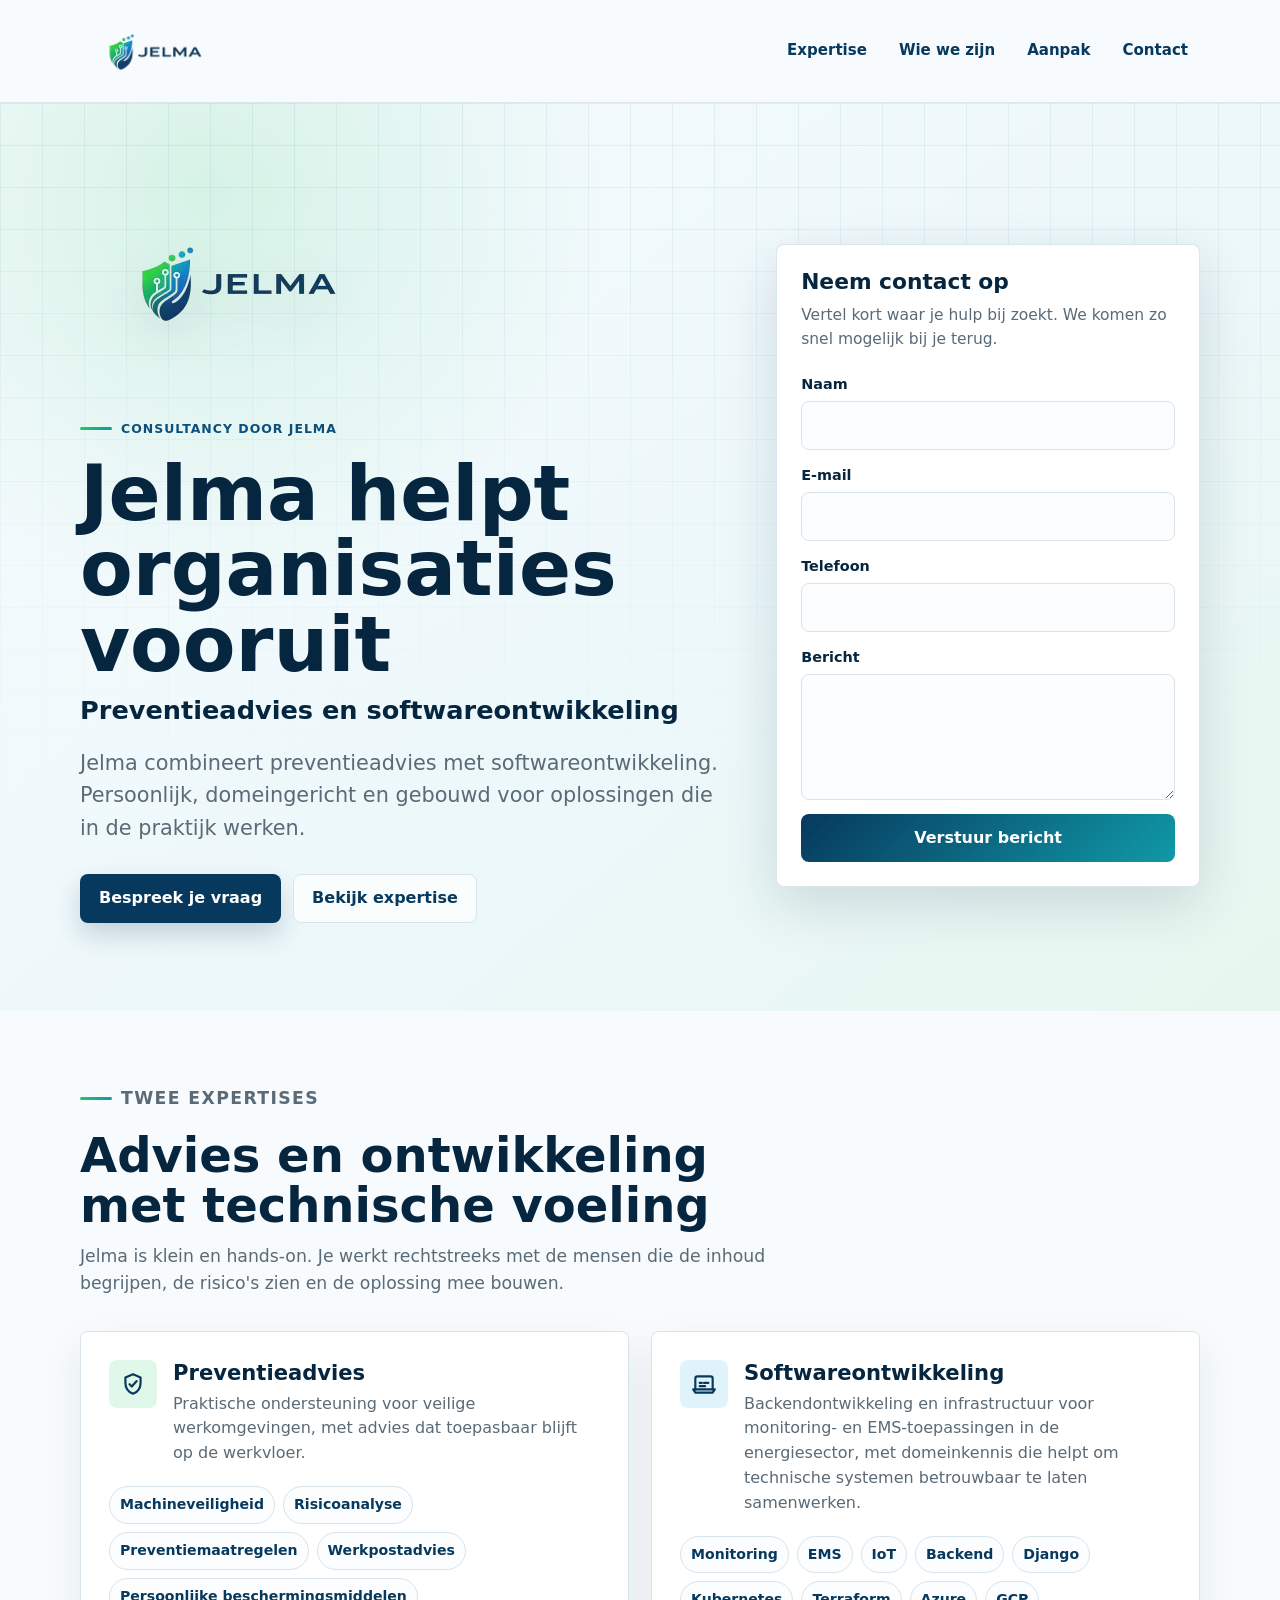
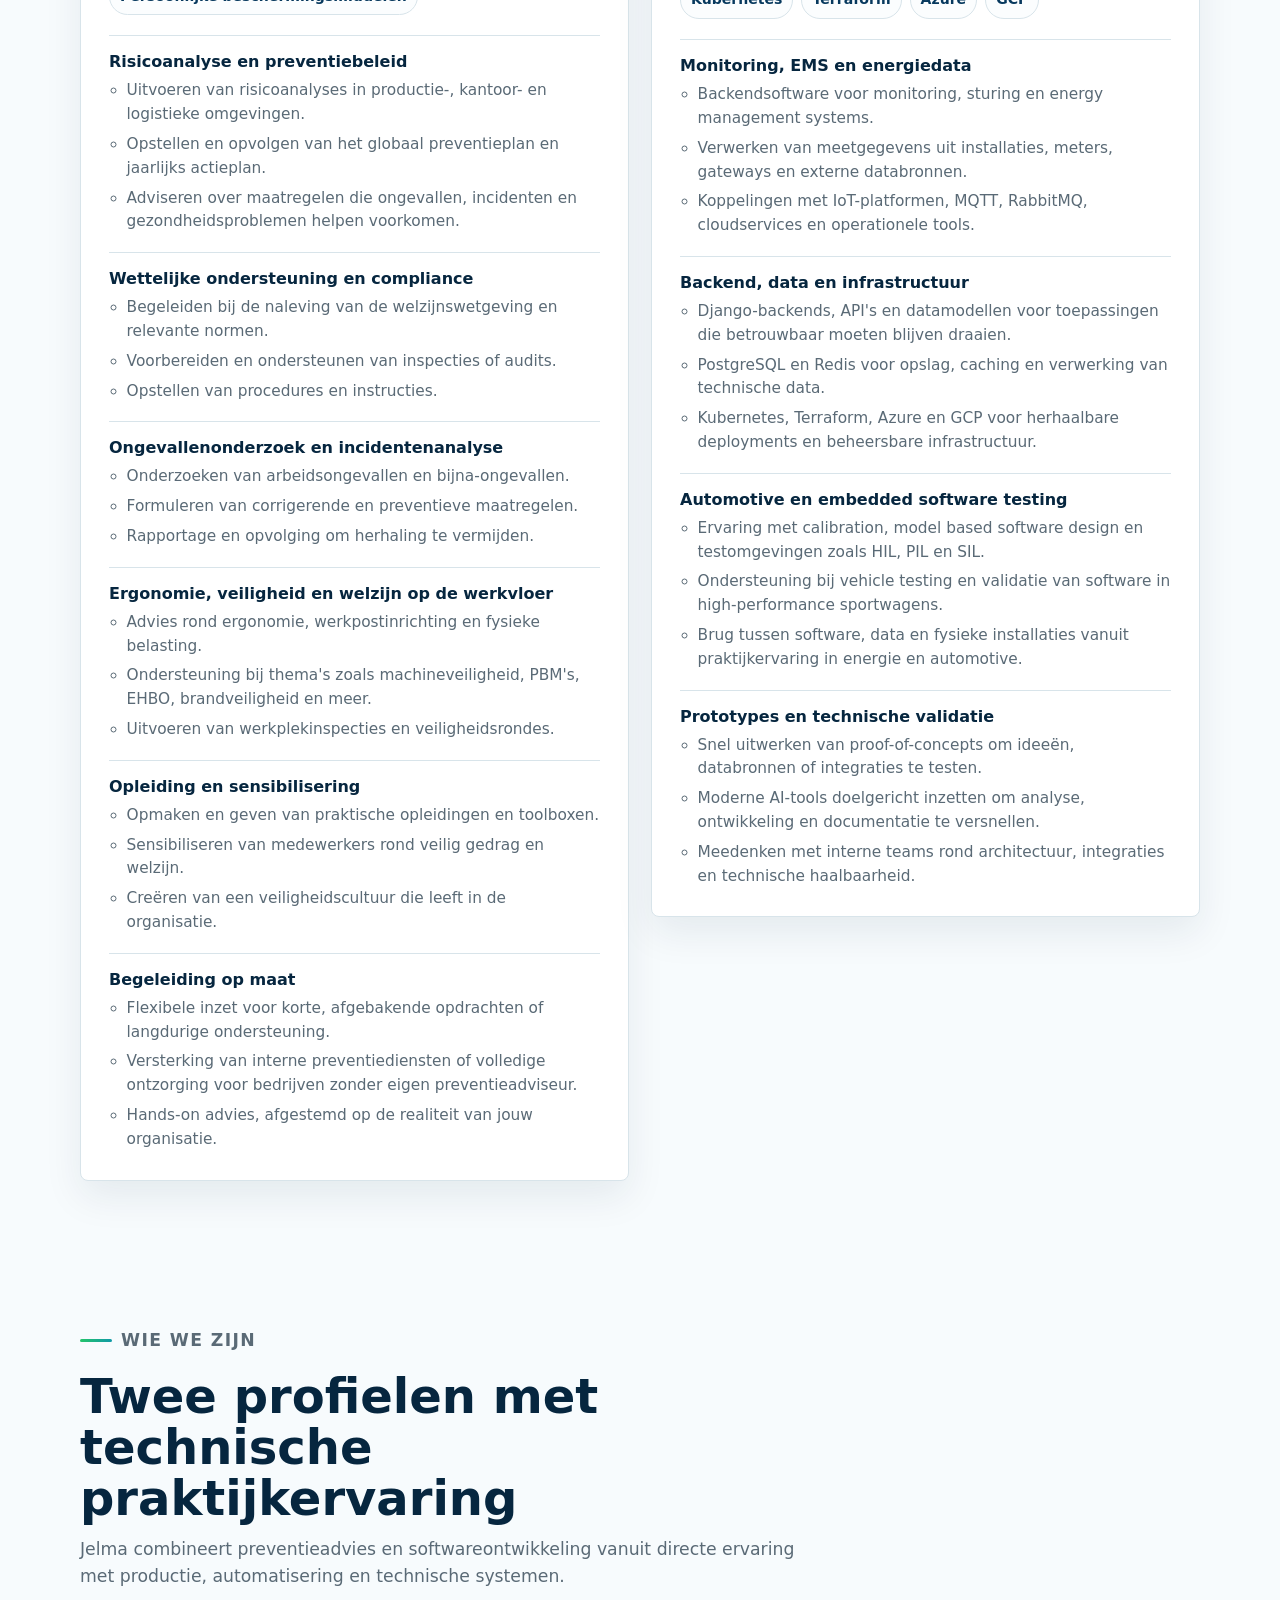
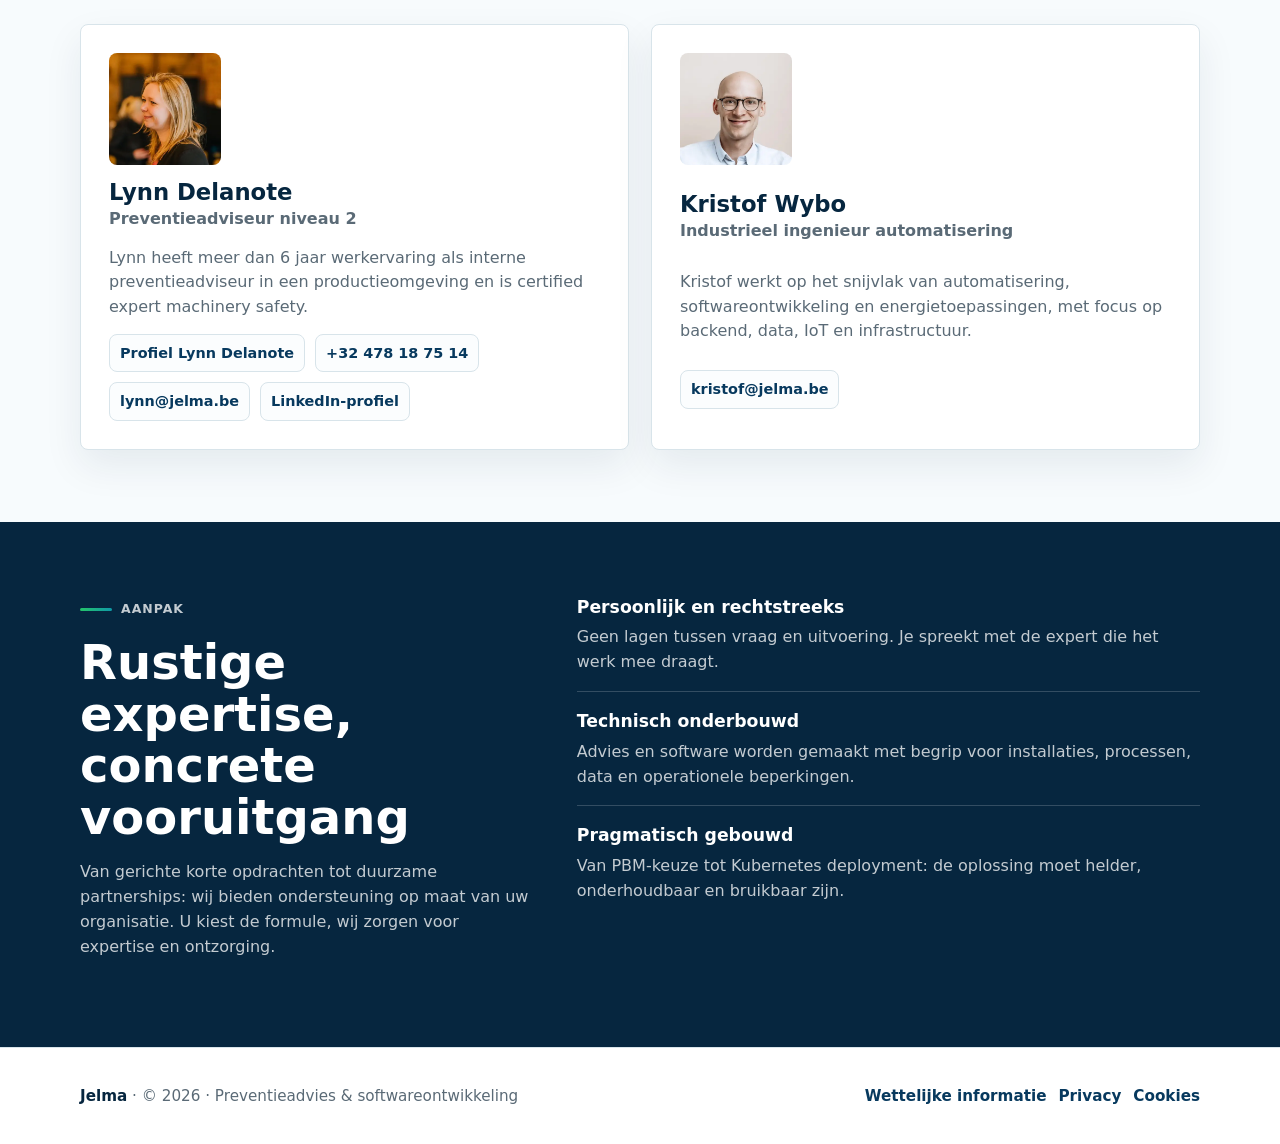
<file: index.html>
<!doctype html>
<html lang="nl">
<head>
    <meta charset="utf-8"/>
    <meta name="viewport" content="width=device-width, initial-scale=1"/>
    <meta
            name="description"
            content="Jelma combineert preventieadvies met softwareontwikkeling."
    />
    <link rel="canonical" href="https://jelma.be/"/>
    <link rel="alternate" hreflang="nl-BE" href="https://jelma.be/"/>
    <meta property="og:type" content="website"/>
    <meta property="og:url" content="https://jelma.be/"/>
    <meta
            property="og:title"
            content="Jelma | Preventieadvies &amp; softwareontwikkeling voor energie"
    />
    <meta
            property="og:description"
            content="Jelma combineert preventieadvies met softwareontwikkeling. Persoonlijk, domeingericht en gebouwd voor oplossingen die in de praktijk werken."
    />
    <meta property="og:image" content="https://jelma.be/logo-640.webp"/>
    <meta property="og:locale" content="nl_BE"/>
    <meta property="og:site_name" content="Jelma"/>
    <title>Jelma | Preventieadvies &amp; software voor energie</title>
    <link
            rel="icon"
            type="image/png"
            href="/favicon/favicon-96x96.png"
            sizes="96x96"
    />
    <link rel="icon" type="image/svg+xml" href="/favicon/favicon.svg"/>
    <link rel="shortcut icon" href="/favicon/favicon.ico"/>
    <link
            rel="apple-touch-icon"
            sizes="180x180"
            href="/favicon/apple-touch-icon.png"
    />
    <link rel="manifest" href="/favicon/site.webmanifest"/>
    <link rel="stylesheet" href="styles.css"/>
    <script type="application/ld+json">
        {
            "@context": "https://schema.org",
            "@type": "Organization",
            "@id": "https://jelma.be/#organization",
            "name": "Jelma",
            "legalName": "Jelma BV",
            "url": "https://jelma.be/",
            "logo": "https://jelma.be/logo-640.webp",
            "description": "Jelma combineert preventieadvies rond PBM's en machineveiligheid met softwareontwikkeling voor de energiesector.",
            "email": "info@jelma.be",
            "vatID": "BE0784.371.197",
            "taxID": "0784.371.197",
            "address": {
                "@type": "PostalAddress",
                "streetAddress": "Oude Wijnendalestraat 26",
                "postalCode": "8820",
                "addressLocality": "Torhout",
                "addressCountry": "BE"
            },
            "contactPoint": [
                {
                    "@type": "ContactPoint",
                    "contactType": "customer support",
                    "email": "info@jelma.be",
                    "availableLanguage": [
                        "nl",
                        "en"
                    ]
                }
            ],
            "founder": [
                {
                    "@id": "https://jelma.be/#lynn-delanote"
                },
                {
                    "@id": "https://jelma.be/#kristof-wybo"
                }
            ],
            "member": [
                {
                    "@type": "Person",
                    "@id": "https://jelma.be/#lynn-delanote",
                    "name": "Lynn Delanote",
                    "url": "https://jelma.be/lynn-delanote.html",
                    "image": "https://jelma.be/lynn-delanote.webp",
                    "jobTitle": "Preventieadviseur niveau 2",
                    "worksFor": {
                        "@id": "https://jelma.be/#organization"
                    },
                    "telephone": "+32478187514",
                    "email": "lynn@jelma.be",
                    "sameAs": [
                        "https://www.linkedin.com/in/lynn-delanote-45355689/"
                    ]
                },
                {
                    "@type": "Person",
                    "@id": "https://jelma.be/#kristof-wybo",
                    "name": "Kristof Wybo",
                    "jobTitle": "Industrieel ingenieur automatisering",
                    "worksFor": {
                        "@id": "https://jelma.be/#organization"
                    },
                    "image": "https://jelma.be/kristof-wybo.webp",
                    "email": "kristof@jelma.be"
                }
            ]
        }
    </script>
</head>
<body>
<header class="site-header">
    <nav class="nav" aria-label="Hoofdnavigatie">
        <a class="brand" href="#top" aria-label="Jelma startpagina">
            <picture>
                <source
                        srcset="logo-320.webp 320w, logo-640.webp 640w"
                        sizes="(max-width: 880px) 128px, 152px"
                        type="image/webp"
                />
                <img
                        src="logo.png"
                        width="152"
                        height="102"
                        alt="Jelma"
                />
            </picture>
        </a>
        <div class="nav-links">
            <a href="#expertise">Expertise</a>
            <a href="#wie-we-zijn">Wie we zijn</a>
            <a href="#aanpak">Aanpak</a>
            <a href="#contact">Contact</a>
        </div>
    </nav>
</header>

<main id="top">
    <section class="hero">
        <div class="page-section hero-grid">
            <div>
                <picture>
                    <source
                            srcset="logo-320.webp 320w, logo-640.webp 640w"
                            sizes="(max-width: 560px) 72vw, 320px"
                            type="image/webp"
                    />
                    <img
                            class="hero-logo"
                            src="logo.png"
                            width="320"
                            height="213"
                            alt="Jelma"
                    />
                </picture>
                <p class="eyebrow">Consultancy door Jelma</p>
                <p class="display-title">
                    Jelma helpt organisaties vooruit
                </p>
                <h1>Preventieadvies en softwareontwikkeling</h1>
                <p class="lead">
                    Jelma combineert preventieadvies met
                    softwareontwikkeling. Persoonlijk, domeingericht en
                    gebouwd voor oplossingen die in de praktijk werken.
                </p>
                <div class="hero-actions">
                    <a class="button button-primary" href="#contact"
                    >Bespreek je vraag</a
                    >
                    <a class="button button-secondary" href="#expertise"
                    >Bekijk expertise</a
                    >
                </div>
            </div>

            <aside
                    class="contact-panel"
                    id="contact"
                    aria-labelledby="contact-title"
            >
                <header>
                    <h2 id="contact-title">Neem contact op</h2>
                    <p>
                        Vertel kort waar je hulp bij zoekt. We komen zo
                        snel mogelijk bij je terug.
                    </p>
                </header>
                <form class="contact-form" id="contact-form">
                    <div class="field">
                        <label for="name">Naam</label>
                        <input
                                id="name"
                                name="name"
                                autocomplete="name"
                        />
                    </div>
                    <div class="field">
                        <label for="email">E-mail</label>
                        <input
                                id="email"
                                name="email"
                                type="email"
                                autocomplete="email"
                        />
                    </div>
                    <div class="field">
                        <label for="phone">Telefoon</label>
                        <input
                                id="phone"
                                name="phone"
                                type="tel"
                                autocomplete="tel"
                        />
                    </div>
                    <div class="field">
                        <label for="message">Bericht</label>
                        <textarea
                                id="message"
                                name="message"
                        ></textarea>
                    </div>
                    <p
                            class="form-message"
                            id="form-message"
                            role="status"
                            aria-live="polite"
                    ></p>
                    <button class="submit-button" type="submit">
                        Verstuur bericht
                    </button>
                </form>
            </aside>
        </div>
    </section>

    <section class="section" id="expertise">
        <div class="page-section">
            <div class="section-header">
                <p class="eyebrow">Twee expertises</p>
                <h2>Advies en ontwikkeling met technische voeling</h2>
                <p>
                    Jelma is klein en hands-on. Je werkt rechtstreeks
                    met de mensen die de inhoud begrijpen, de risico's
                    zien en de oplossing mee bouwen.
                </p>
            </div>

            <div class="expertise-grid">
                <article class="expertise">
                    <div class="expertise-top">
                        <div class="icon-box" aria-hidden="true">
                            <svg
                                    width="26"
                                    height="26"
                                    viewBox="0 0 24 24"
                                    fill="none"
                            >
                                <path
                                        d="M12 3l7 3v5c0 4.6-2.8 8.4-7 10-4.2-1.6-7-5.4-7-10V6l7-3z"
                                        stroke="currentColor"
                                        stroke-width="2"
                                        stroke-linejoin="round"
                                />
                                <path
                                        d="M8.8 12.2l2.1 2.1 4.5-5"
                                        stroke="currentColor"
                                        stroke-width="2"
                                        stroke-linecap="round"
                                        stroke-linejoin="round"
                                />
                            </svg>
                        </div>
                        <div>
                            <h3>Preventieadvies</h3>
                            <p>
                                Praktische ondersteuning voor veilige
                                werkomgevingen, met advies dat
                                toepasbaar blijft op de werkvloer.
                            </p>
                        </div>
                    </div>
                    <ul
                            class="tags"
                            aria-label="Preventieadvies diensten"
                    >
                        <li>Machineveiligheid</li>
                        <li>Risicoanalyse</li>
                        <li>Preventiemaatregelen</li>
                        <li>Werkpostadvies</li>
                        <li>Persoonlijke beschermingsmiddelen</li>
                    </ul>

                    <ul
                            class="service-list"
                            aria-label="Preventieadvies in de praktijk"
                    >
                        <li>
                            <h4>Risicoanalyse en preventiebeleid</h4>
                            <ul>
                                <li>
                                    Uitvoeren van risicoanalyses in
                                    productie-, kantoor- en logistieke
                                    omgevingen.
                                </li>
                                <li>
                                    Opstellen en opvolgen van het
                                    globaal preventieplan en jaarlijks
                                    actieplan.
                                </li>
                                <li>
                                    Adviseren over maatregelen die
                                    ongevallen, incidenten en
                                    gezondheidsproblemen helpen
                                    voorkomen.
                                </li>
                            </ul>
                        </li>
                        <li>
                            <h4>
                                Wettelijke ondersteuning en compliance
                            </h4>
                            <ul>
                                <li>
                                    Begeleiden bij de naleving van de
                                    welzijnswetgeving en relevante
                                    normen.
                                </li>
                                <li>
                                    Voorbereiden en ondersteunen van
                                    inspecties of audits.
                                </li>
                                <li>
                                    Opstellen van procedures en
                                    instructies.
                                </li>
                            </ul>
                        </li>
                        <li>
                            <h4>
                                Ongevallenonderzoek en incidentenanalyse
                            </h4>
                            <ul>
                                <li>
                                    Onderzoeken van arbeidsongevallen en
                                    bijna-ongevallen.
                                </li>
                                <li>
                                    Formuleren van corrigerende en
                                    preventieve maatregelen.
                                </li>
                                <li>
                                    Rapportage en opvolging om herhaling
                                    te vermijden.
                                </li>
                            </ul>
                        </li>
                        <li>
                            <h4>
                                Ergonomie, veiligheid en welzijn op de
                                werkvloer
                            </h4>
                            <ul>
                                <li>
                                    Advies rond ergonomie,
                                    werkpostinrichting en fysieke
                                    belasting.
                                </li>
                                <li>
                                    Ondersteuning bij thema's zoals
                                    machineveiligheid, PBM's, EHBO,
                                    brandveiligheid en meer.
                                </li>
                                <li>
                                    Uitvoeren van werkplekinspecties en
                                    veiligheidsrondes.
                                </li>
                            </ul>
                        </li>
                        <li>
                            <h4>Opleiding en sensibilisering</h4>
                            <ul>
                                <li>
                                    Opmaken en geven van praktische
                                    opleidingen en toolboxen.
                                </li>
                                <li>
                                    Sensibiliseren van medewerkers rond
                                    veilig gedrag en welzijn.
                                </li>
                                <li>
                                    Creëren van een veiligheidscultuur
                                    die leeft in de organisatie.
                                </li>
                            </ul>
                        </li>
                        <li>
                            <h4>Begeleiding op maat</h4>
                            <ul>
                                <li>
                                    Flexibele inzet voor korte,
                                    afgebakende opdrachten of langdurige
                                    ondersteuning.
                                </li>
                                <li>
                                    Versterking van interne
                                    preventiediensten of volledige
                                    ontzorging voor bedrijven zonder
                                    eigen preventieadviseur.
                                </li>
                                <li>
                                    Hands-on advies, afgestemd op de
                                    realiteit van jouw organisatie.
                                </li>
                            </ul>
                        </li>
                    </ul>
                </article>

                <article class="expertise">
                    <div class="expertise-top">
                        <div class="icon-box" aria-hidden="true">
                            <svg
                                    width="26"
                                    height="26"
                                    viewBox="0 0 24 24"
                                    fill="none"
                            >
                                <path
                                        d="M4 17V7a2 2 0 0 1 2-2h12a2 2 0 0 1 2 2v10"
                                        stroke="currentColor"
                                        stroke-width="2"
                                        stroke-linecap="round"
                                />
                                <path
                                        d="M2 17h20l-2 3H4l-2-3z"
                                        stroke="currentColor"
                                        stroke-width="2"
                                        stroke-linejoin="round"
                                />
                                <path
                                        d="M8 11h2m2 0h4M8 14h5"
                                        stroke="currentColor"
                                        stroke-width="2"
                                        stroke-linecap="round"
                                />
                            </svg>
                        </div>
                        <div>
                            <h3>Softwareontwikkeling</h3>
                            <p>
                                Backendontwikkeling en infrastructuur
                                voor monitoring- en EMS-toepassingen in
                                de energiesector, met domeinkennis die
                                helpt om technische systemen betrouwbaar
                                te laten samenwerken.
                            </p>
                        </div>
                    </div>
                    <ul class="tags" aria-label="Software diensten">
                        <li>Monitoring</li>
                        <li>EMS</li>
                        <li>IoT</li>
                        <li>Backend</li>
                        <li>Django</li>
                        <li>Kubernetes</li>
                        <li>Terraform</li>
                        <li>Azure</li>
                        <li>GCP</li>
                    </ul>

                    <ul
                            class="service-list"
                            aria-label="Softwareontwikkeling in de praktijk"
                    >
                        <li>
                            <h4>Monitoring, EMS en energiedata</h4>
                            <ul>
                                <li>
                                    Backendsoftware voor monitoring,
                                    sturing en energy management
                                    systems.
                                </li>
                                <li>
                                    Verwerken van meetgegevens uit
                                    installaties, meters, gateways en
                                    externe databronnen.
                                </li>
                                <li>
                                    Koppelingen met IoT-platformen,
                                    MQTT, RabbitMQ, cloudservices en
                                    operationele tools.
                                </li>
                            </ul>
                        </li>
                        <li>
                            <h4>Backend, data en infrastructuur</h4>
                            <ul>
                                <li>
                                    Django-backends, API's en
                                    datamodellen voor toepassingen die
                                    betrouwbaar moeten blijven draaien.
                                </li>
                                <li>
                                    PostgreSQL en Redis voor opslag,
                                    caching en verwerking van technische
                                    data.
                                </li>
                                <li>
                                    Kubernetes, Terraform, Azure en GCP
                                    voor herhaalbare deployments en
                                    beheersbare infrastructuur.
                                </li>
                            </ul>
                        </li>
                        <li>
                            <h4>
                                Automotive en embedded software testing
                            </h4>
                            <ul>
                                <li>
                                    Ervaring met calibration, model
                                    based software design en
                                    testomgevingen zoals HIL, PIL en
                                    SIL.
                                </li>
                                <li>
                                    Ondersteuning bij vehicle testing en
                                    validatie van software in
                                    high-performance sportwagens.
                                </li>
                                <li>
                                    Brug tussen software, data en
                                    fysieke installaties vanuit
                                    praktijkervaring in energie en
                                    automotive.
                                </li>
                            </ul>
                        </li>
                        <li>
                            <h4>Prototypes en technische validatie</h4>
                            <ul>
                                <li>
                                    Snel uitwerken van proof-of-concepts
                                    om ideeën, databronnen of
                                    integraties te testen.
                                </li>
                                <li>
                                    Moderne AI-tools doelgericht
                                    inzetten om analyse, ontwikkeling en
                                    documentatie te versnellen.
                                </li>
                                <li>
                                    Meedenken met interne teams rond
                                    architectuur, integraties en
                                    technische haalbaarheid.
                                </li>
                            </ul>
                        </li>
                    </ul>
                </article>
            </div>
        </div>
    </section>

    <section class="section" id="wie-we-zijn">
        <div class="page-section">
            <div class="section-header">
                <p class="eyebrow">Wie we zijn</p>
                <h2>Twee profielen met technische praktijkervaring</h2>
                <p>
                    Jelma combineert preventieadvies en
                    softwareontwikkeling vanuit directe ervaring met
                    productie, automatisering en technische systemen.
                </p>
            </div>

            <div class="people-grid">
                <article class="person">
                    <img
                            class="person-photo"
                            src="lynn-delanote.webp"
                            width="112"
                            height="112"
                            alt="Lynn Delanote"
                    />
                    <div>
                        <h3>Lynn Delanote</h3>
                        <p class="person-role">
                            Preventieadviseur niveau 2
                        </p>
                    </div>
                    <p>
                        Lynn heeft meer dan 6 jaar werkervaring als
                        interne preventieadviseur in een
                        productieomgeving en is certified expert
                        machinery safety.
                    </p>
                    <ul
                            class="person-contact"
                            aria-label="Links en contactgegevens Lynn Delanote"
                    >
                        <li>
                            <a href="lynn-delanote.html"
                            >Profiel Lynn Delanote</a
                            >
                        </li>
                        <li>
                            <a href="tel:+32478187514"
                            >+32 478 18 75 14</a
                            >
                        </li>
                        <li>
                            <a href="mailto:lynn@jelma.be"
                            >lynn@jelma.be</a
                            >
                        </li>
                        <li>
                            <a href="https://www.linkedin.com/in/lynn-delanote-45355689/"
                            >LinkedIn-profiel</a
                            >
                        </li>
                    </ul>
                </article>

                <article class="person">
                    <img
                            class="person-photo"
                            src="kristof-wybo.webp"
                            width="112"
                            height="112"
                            alt="Kristof Wybo"
                    />
                    <div>
                        <h3>Kristof Wybo</h3>
                        <p class="person-role">
                            Industrieel ingenieur automatisering
                        </p>
                    </div>
                    <p>
                        Kristof werkt op het snijvlak van
                        automatisering, softwareontwikkeling en
                        energietoepassingen, met focus op backend, data,
                        IoT en infrastructuur.
                    </p>
                    <ul
                            class="person-contact"
                            aria-label="Contactgegevens Kristof Wybo"
                    >
                        <li>
                            <a href="mailto:kristof@jelma.be"
                            >kristof@jelma.be</a
                            >
                        </li>
                    </ul>
                </article>
            </div>
        </div>
    </section>

    <section class="section why-band" id="aanpak">
        <div class="page-section why-grid">
            <div>
                <p class="eyebrow">Aanpak</p>
                <h2>Rustige expertise, concrete vooruitgang</h2>
                <p>
                    Van gerichte korte opdrachten tot duurzame
                    partnerships: wij bieden ondersteuning op maat van
                    uw organisatie. U kiest de formule, wij zorgen voor
                    expertise en ontzorging.
                </p>
            </div>
            <div class="principles">
                <article class="principle">
                    <h3>Persoonlijk en rechtstreeks</h3>
                    <p>
                        Geen lagen tussen vraag en uitvoering. Je
                        spreekt met de expert die het werk mee draagt.
                    </p>
                </article>
                <article class="principle">
                    <h3>Technisch onderbouwd</h3>
                    <p>
                        Advies en software worden gemaakt met begrip
                        voor installaties, processen, data en
                        operationele beperkingen.
                    </p>
                </article>
                <article class="principle">
                    <h3>Pragmatisch gebouwd</h3>
                    <p>
                        Van PBM-keuze tot Kubernetes deployment: de
                        oplossing moet helder, onderhoudbaar en
                        bruikbaar zijn.
                    </p>
                </article>
            </div>
        </div>
    </section>
</main>

<footer class="site-footer">
    <div class="footer-inner">
        <div>
            <strong>Jelma</strong> · © 2026 · Preventieadvies &amp;
            softwareontwikkeling
        </div>
        <div class="footer-links" aria-label="Juridische links">
            <a href="wettelijke-informatie.html"
            >Wettelijke informatie</a
            >
            <a href="privacy.html">Privacy</a>
            <a href="cookies.html">Cookies</a>
        </div>
    </div>
</footer>

<script src="contact.js" defer></script>
</body>
</html>
</file>
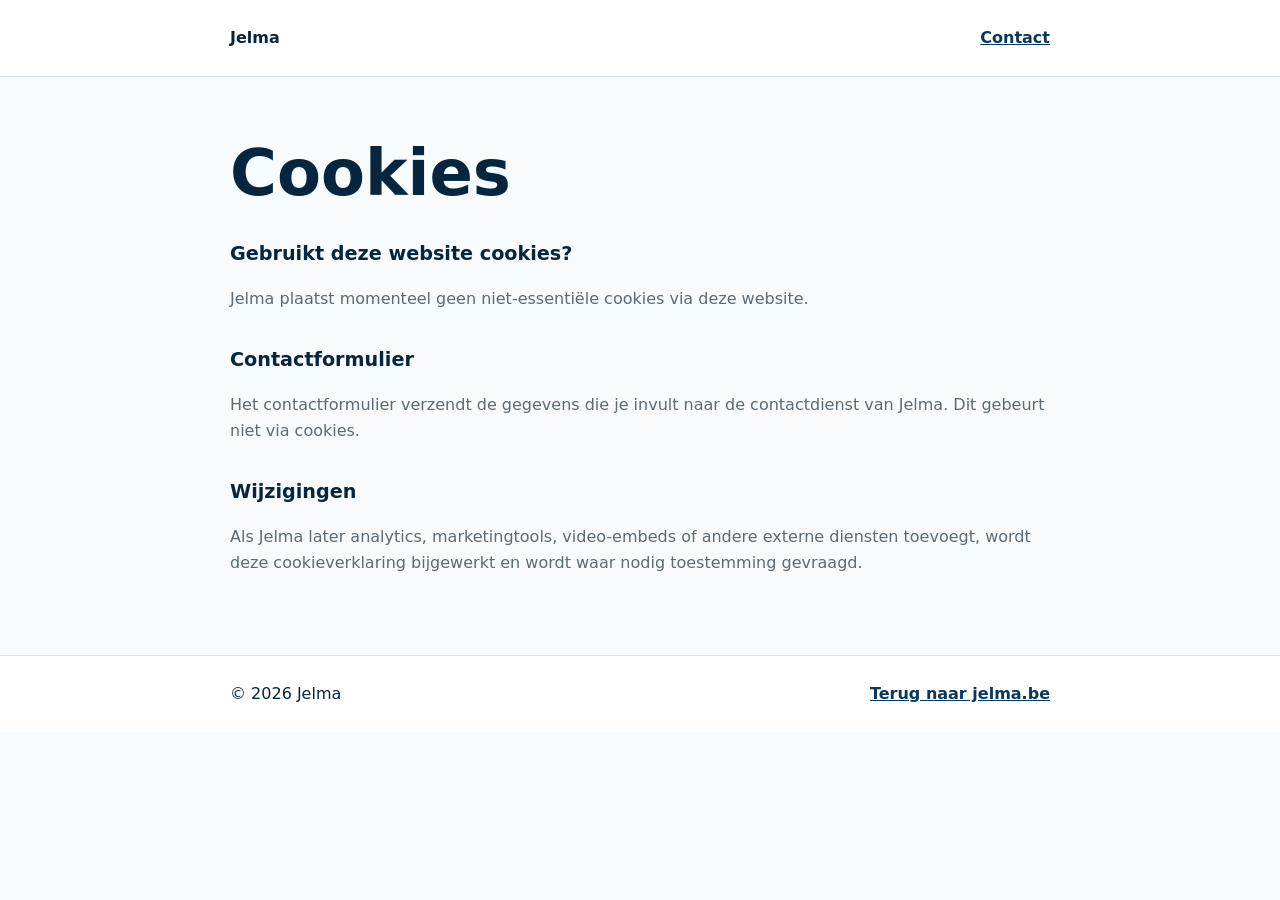
<file: cookies.html>
<!DOCTYPE html>
<html lang="nl">
<head>
  <meta charset="utf-8">
  <meta name="viewport" content="width=device-width, initial-scale=1">
  <meta name="description" content="Cookieverklaring voor jelma.be.">
  <link rel="canonical" href="https://jelma.be/cookies.html" />
  <link rel="alternate" hreflang="nl-BE" href="https://jelma.be/cookies.html" />
  <title>Cookies | Jelma</title>
  <link rel="icon" type="image/png" href="/favicon/favicon-96x96.png" sizes="96x96" />
  <link rel="icon" type="image/svg+xml" href="/favicon/favicon.svg" />
  <link rel="shortcut icon" href="/favicon/favicon.ico" />
  <link rel="apple-touch-icon" sizes="180x180" href="/favicon/apple-touch-icon.png" />
  <link rel="manifest" href="/favicon/site.webmanifest" />
  <link rel="stylesheet" href="legal.css">
</head>
<body>
  <header class="header">
    <div class="bar">
      <a class="brand" href="index.html">Jelma</a>
      <a href="index.html#contact">Contact</a>
    </div>
  </header>

  <main>
    <h1>Cookies</h1>
    <h2>Gebruikt deze website cookies?</h2>
    <p>Jelma plaatst momenteel geen niet-essentiële cookies via deze website.</p>

    <h2>Contactformulier</h2>
    <p>Het contactformulier verzendt de gegevens die je invult naar de contactdienst van Jelma. Dit gebeurt niet via cookies.</p>

    <h2>Wijzigingen</h2>
    <p>Als Jelma later analytics, marketingtools, video-embeds of andere externe diensten toevoegt, wordt deze cookieverklaring bijgewerkt en wordt waar nodig toestemming gevraagd.</p>
  </main>

  <footer class="footer">
    <div class="bar">
      <span>© 2026 Jelma</span>
      <a href="index.html">Terug naar jelma.be</a>
    </div>
  </footer>
</body>
</html>
</file>
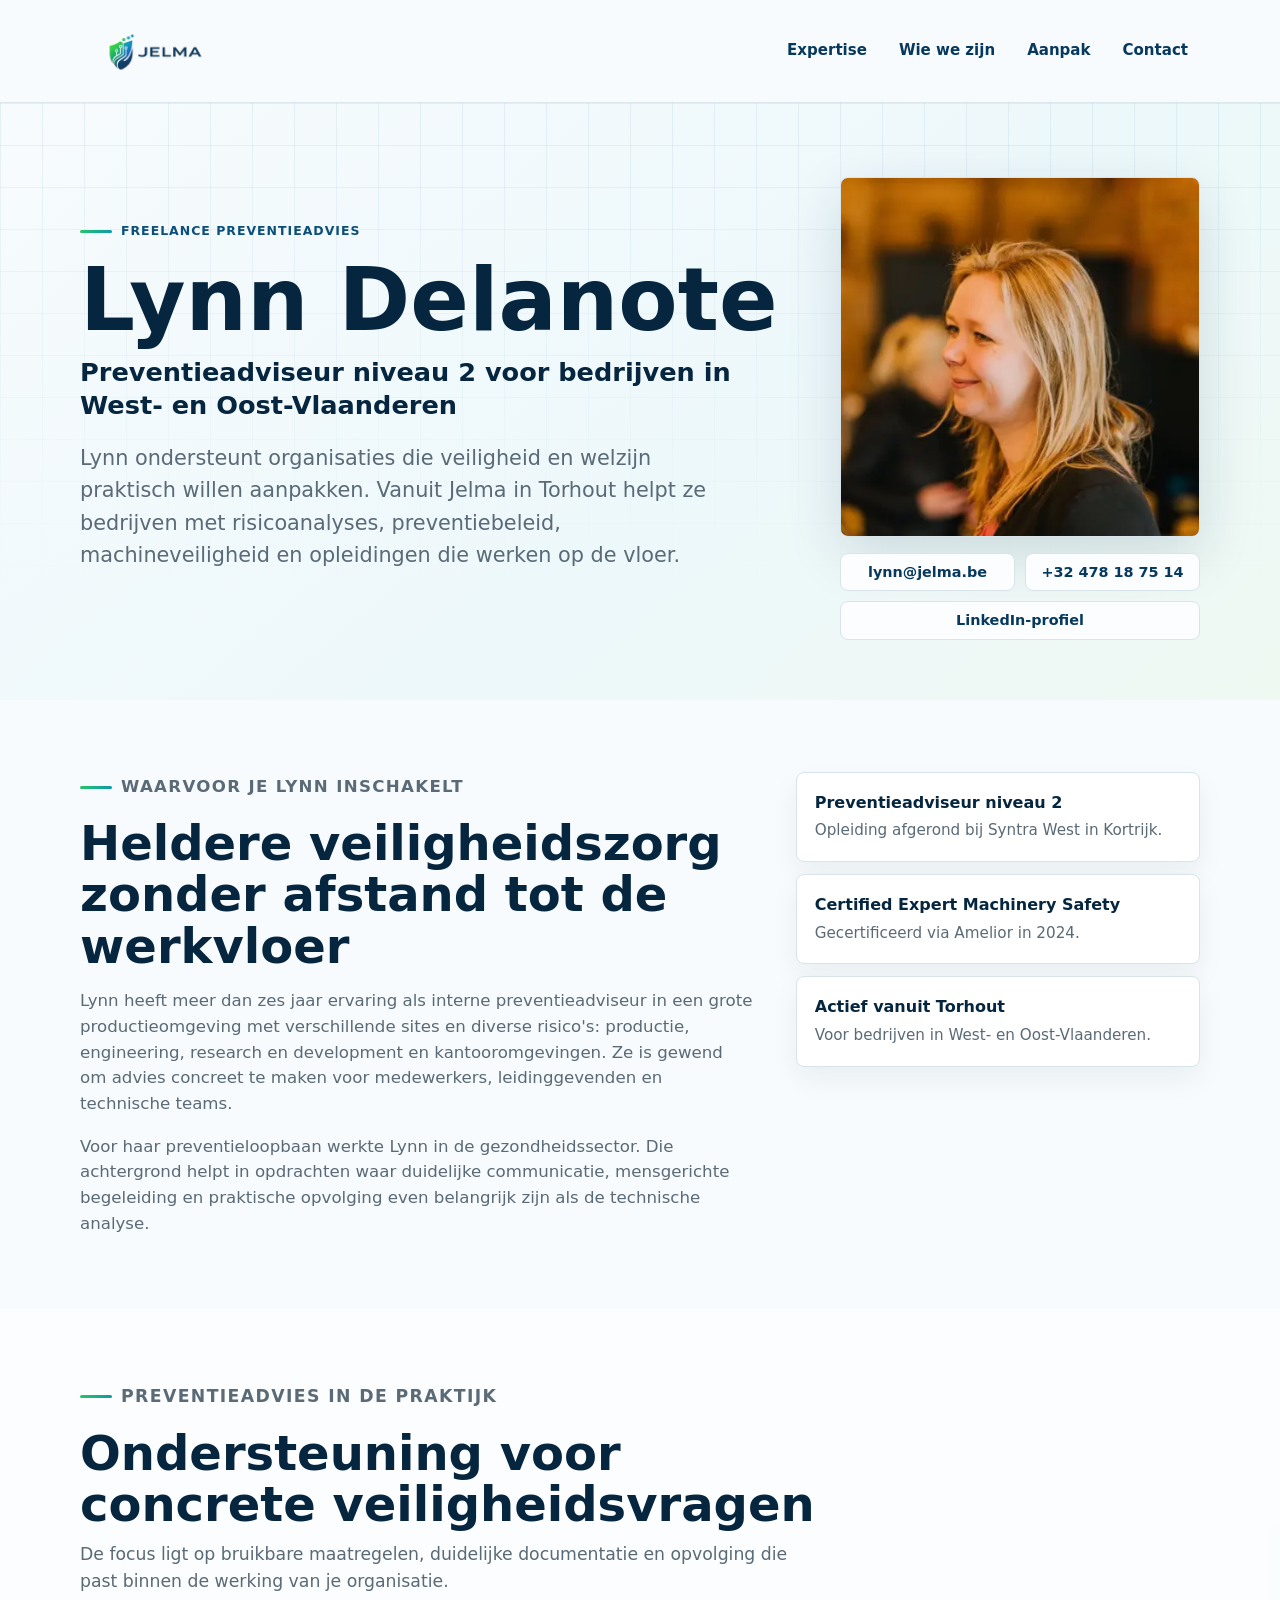
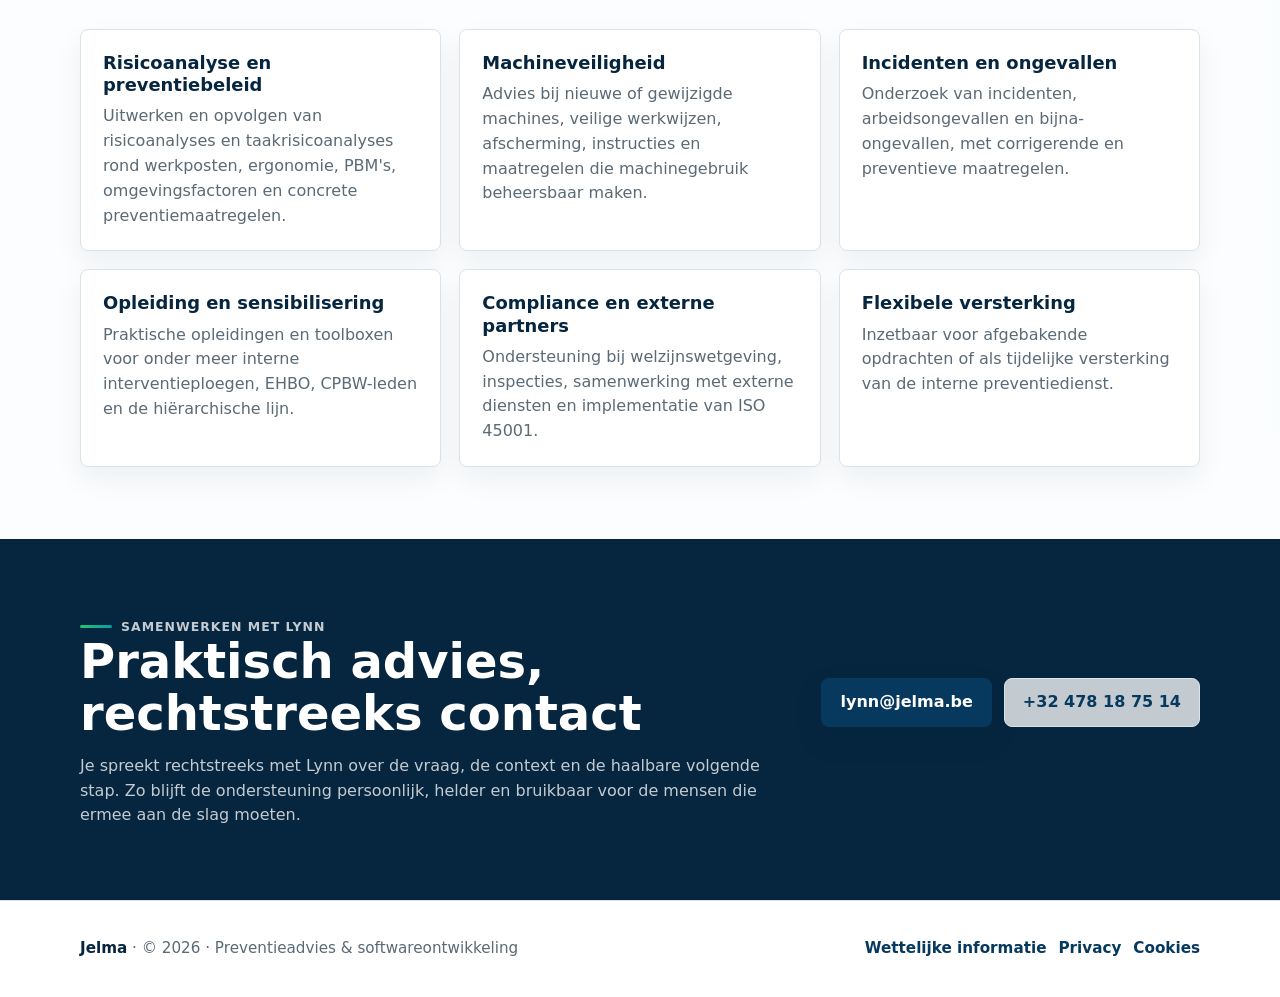
<file: lynn-delanote.html>
<!doctype html>
<html lang="nl">
<head>
    <meta charset="utf-8"/>
    <meta name="viewport" content="width=device-width, initial-scale=1"/>
    <meta
            name="description"
            content="Lynn Delanote is freelance preventieadviseur niveau 2 bij Jelma in Torhout. Praktisch preventieadvies voor bedrijven in West- en Oost-Vlaanderen."
    />
    <link rel="canonical" href="https://jelma.be/lynn-delanote.html"/>
    <link rel="alternate" hreflang="nl-BE" href="https://jelma.be/lynn-delanote.html"/>
    <meta property="og:type" content="profile"/>
    <meta property="og:url" content="https://jelma.be/lynn-delanote.html"/>
    <meta property="og:title" content="Lynn Delanote | Preventieadviseur niveau 2 | Jelma"/>
    <meta
            property="og:description"
            content="Freelance preventieadviseur niveau 2 voor risicoanalyses, machineveiligheid, PBM, opleidingen en preventiebeleid."
    />
    <meta property="og:image" content="https://jelma.be/lynn-delanote.webp"/>
    <meta property="og:locale" content="nl_BE"/>
    <meta property="og:site_name" content="Jelma"/>
    <meta property="profile:first_name" content="Lynn"/>
    <meta property="profile:last_name" content="Delanote"/>
    <title>Lynn Delanote | Preventieadviseur niveau 2 | Jelma</title>
    <link
            rel="icon"
            type="image/png"
            href="/favicon/favicon-96x96.png"
            sizes="96x96"
    />
    <link rel="icon" type="image/svg+xml" href="/favicon/favicon.svg"/>
    <link rel="shortcut icon" href="/favicon/favicon.ico"/>
    <link
            rel="apple-touch-icon"
            sizes="180x180"
            href="/favicon/apple-touch-icon.png"
    />
    <link rel="manifest" href="/favicon/site.webmanifest"/>
    <link rel="stylesheet" href="styles.css"/>
    <script type="application/ld+json">
        {
            "@context": "https://schema.org",
            "@graph": [
                {
                    "@type": "ProfilePage",
                    "@id": "https://jelma.be/lynn-delanote.html#webpage",
                    "url": "https://jelma.be/lynn-delanote.html",
                    "name": "Lynn Delanote | Preventieadviseur niveau 2 | Jelma",
                    "description": "Lynn Delanote is freelance preventieadviseur niveau 2 bij Jelma in Torhout. Ze ondersteunt bedrijven in West- en Oost-Vlaanderen met praktisch preventieadvies, risicoanalyses, machineveiligheid, opleidingen en preventiebeleid.",
                    "inLanguage": "nl-BE",
                    "isPartOf": {
                        "@id": "https://jelma.be/#website"
                    },
                    "publisher": {
                        "@id": "https://jelma.be/#organization"
                    },
                    "mainEntity": {
                        "@id": "https://jelma.be/lynn-delanote.html#lynn-delanote"
                    }
                },
                {
                    "@type": "Person",
                    "@id": "https://jelma.be/lynn-delanote.html#lynn-delanote",
                    "name": "Lynn Delanote",
                    "url": "https://jelma.be/lynn-delanote.html",
                    "image": "https://jelma.be/lynn-delanote.webp",
                    "jobTitle": "Freelance preventieadviseur niveau 2",
                    "email": "mailto:lynn@jelma.be",
                    "telephone": "+32478187514",
                    "sameAs": [
                        "https://www.linkedin.com/in/lynn-delanote-45355689/"
                    ],
                    "worksFor": {
                        "@id": "https://jelma.be/#organization"
                    },
                    "workLocation": {
                        "@type": "Place",
                        "name": "Jelma",
                        "address": {
                            "@type": "PostalAddress",
                            "addressLocality": "Torhout",
                            "addressRegion": "West-Vlaanderen",
                            "addressCountry": "BE"
                        }
                    },
                    "knowsAbout": [
                        "Preventieadvies",
                        "Risicoanalyse",
                        "Taakrisicoanalyse",
                        "Machineveiligheid",
                        "Persoonlijke beschermingsmiddelen",
                        "Ongevallenonderzoek",
                        "ISO 45001",
                        "Welzijn op het werk"
                    ]
                },
                {
                    "@type": "Organization",
                    "@id": "https://jelma.be/#organization",
                    "name": "Jelma",
                    "url": "https://jelma.be",
                    "logo": "https://jelma.be/logo-640.webp"
                },
                {
                    "@type": "WebSite",
                    "@id": "https://jelma.be/#website",
                    "url": "https://jelma.be",
                    "name": "Jelma",
                    "publisher": {
                        "@id": "https://jelma.be/#organization"
                    },
                    "inLanguage": "nl-BE"
                }
            ]
        }
    </script>
</head>
<body>
<header class="site-header">
    <nav class="nav" aria-label="Hoofdnavigatie">
        <a class="brand" href="index.html" aria-label="Jelma startpagina">
            <picture>
                <source
                        srcset="logo-320.webp 320w, logo-640.webp 640w"
                        sizes="(max-width: 880px) 128px, 152px"
                        type="image/webp"
                />
                <img
                        src="logo.png"
                        width="152"
                        height="102"
                        alt="Jelma"
                />
            </picture>
        </a>
        <div class="nav-links">
            <a href="index.html#expertise">Expertise</a>
            <a href="index.html#wie-we-zijn">Wie we zijn</a>
            <a href="index.html#aanpak">Aanpak</a>
            <a href="index.html#contact">Contact</a>
        </div>
    </nav>
</header>

<main id="top">
    <section class="profile-hero">
        <div class="page-section profile-hero-grid">
            <div>
                <p class="eyebrow">Freelance preventieadvies</p>
                <h1 class="profile-name">Lynn Delanote</h1>
                <p class="profile-subtitle">
                    Preventieadviseur niveau 2 voor bedrijven in
                    West- en Oost-Vlaanderen
                </p>
                <p class="lead">
                    Lynn ondersteunt organisaties die veiligheid en
                    welzijn praktisch willen aanpakken. Vanuit Jelma in
                    Torhout helpt ze bedrijven met risicoanalyses,
                    preventiebeleid, machineveiligheid en opleidingen
                    die werken op de vloer.
                </p>
            </div>

            <aside
                    class="profile-aside"
                    aria-label="Contactgegevens Lynn Delanote"
            >
                <img
                        class="profile-photo"
                        src="lynn-delanote.webp"
                        width="420"
                        height="420"
                        alt="Lynn Delanote"
                />
                <ul class="person-contact profile-contact">
                    <li>
                        <a href="mailto:lynn@jelma.be">lynn@jelma.be</a>
                    </li>
                    <li>
                        <a href="tel:+32478187514">+32 478 18 75 14</a>
                    </li>
                    <li>
                        <a href="https://www.linkedin.com/in/lynn-delanote-45355689/"
                        >LinkedIn-profiel</a
                        >
                    </li>
                </ul>
            </aside>
        </div>
    </section>

    <section class="section">
        <div class="page-section profile-content-grid">
            <div>
                <p class="eyebrow">Waarvoor je Lynn inschakelt</p>
                <h2>Heldere veiligheidszorg zonder afstand tot de werkvloer</h2>
                <p>
                    Lynn heeft meer dan zes jaar ervaring als interne
                    preventieadviseur in een grote productieomgeving met
                    verschillende sites en diverse risico's: productie,
                    engineering, research en development en
                    kantooromgevingen. Ze is gewend om advies concreet
                    te maken voor medewerkers, leidinggevenden en
                    technische teams.
                </p>
                <p>
                    Voor haar preventieloopbaan werkte Lynn in de
                    gezondheidssector. Die achtergrond helpt in opdrachten
                    waar duidelijke communicatie, mensgerichte begeleiding
                    en praktische opvolging even belangrijk zijn als de
                    technische analyse.
                </p>
            </div>

            <div class="profile-facts" aria-label="Kerngegevens">
                <article>
                    <strong>Preventieadviseur niveau 2</strong>
                    <span>Opleiding afgerond bij Syntra West in Kortrijk.</span>
                </article>
                <article>
                    <strong>Certified Expert Machinery Safety</strong>
                    <span>Gecertificeerd via Amelior in 2024.</span>
                </article>
                <article>
                    <strong>Actief vanuit Torhout</strong>
                    <span>Voor bedrijven in West- en Oost-Vlaanderen.</span>
                </article>
            </div>
        </div>
    </section>

    <section class="section profile-services-section">
        <div class="page-section">
            <div class="section-header">
                <p class="eyebrow">Preventieadvies in de praktijk</p>
                <h2>Ondersteuning voor concrete veiligheidsvragen</h2>
                <p>
                    De focus ligt op bruikbare maatregelen, duidelijke
                    documentatie en opvolging die past binnen de werking
                    van je organisatie.
                </p>
            </div>

            <div class="profile-service-grid">
                <article class="profile-service">
                    <h3>Risicoanalyse en preventiebeleid</h3>
                    <p>
                        Uitwerken en opvolgen van risicoanalyses en
                        taakrisicoanalyses rond werkposten, ergonomie,
                        PBM's, omgevingsfactoren en concrete
                        preventiemaatregelen.
                    </p>
                </article>
                <article class="profile-service">
                    <h3>Machineveiligheid</h3>
                    <p>
                        Advies bij nieuwe of gewijzigde machines,
                        veilige werkwijzen, afscherming, instructies en
                        maatregelen die machinegebruik beheersbaar maken.
                    </p>
                </article>
                <article class="profile-service">
                    <h3>Incidenten en ongevallen</h3>
                    <p>
                        Onderzoek van incidenten, arbeidsongevallen en
                        bijna-ongevallen, met corrigerende en preventieve
                        maatregelen.
                    </p>
                </article>
                <article class="profile-service">
                    <h3>Opleiding en sensibilisering</h3>
                    <p>
                        Praktische opleidingen en toolboxen voor onder
                        meer interne interventieploegen, EHBO,
                        CPBW-leden en de hiërarchische lijn.
                    </p>
                </article>
                <article class="profile-service">
                    <h3>Compliance en externe partners</h3>
                    <p>
                        Ondersteuning bij welzijnswetgeving,
                        inspecties, samenwerking met externe diensten en
                        implementatie van ISO 45001.
                    </p>
                </article>
                <article class="profile-service">
                    <h3>Flexibele versterking</h3>
                    <p>
                        Inzetbaar voor afgebakende opdrachten of als
                        tijdelijke versterking van de interne
                        preventiedienst.
                    </p>
                </article>
            </div>
        </div>
    </section>

    <section class="section why-band">
        <div class="page-section profile-cta">
            <div>
                <p class="eyebrow">Samenwerken met Lynn</p>
                <h2>Praktisch advies, rechtstreeks contact</h2>
                <p>
                    Je spreekt rechtstreeks met Lynn over de vraag, de
                    context en de haalbare volgende stap. Zo blijft de
                    ondersteuning persoonlijk, helder en bruikbaar voor
                    de mensen die ermee aan de slag moeten.
                </p>
            </div>
            <div class="hero-actions">
                <a class="button button-primary" href="mailto:lynn@jelma.be"
                >lynn@jelma.be</a
                >
                <a class="button button-secondary" href="tel:+32478187514"
                >+32 478 18 75 14</a
                >
            </div>
        </div>
    </section>
</main>

<footer class="site-footer">
    <div class="footer-inner">
        <div>
            <strong>Jelma</strong> · © 2026 · Preventieadvies &amp;
            softwareontwikkeling
        </div>
        <div class="footer-links" aria-label="Juridische links">
            <a href="wettelijke-informatie.html"
            >Wettelijke informatie</a
            >
            <a href="privacy.html">Privacy</a>
            <a href="cookies.html">Cookies</a>
        </div>
    </div>
</footer>
</body>
</html>
</file>
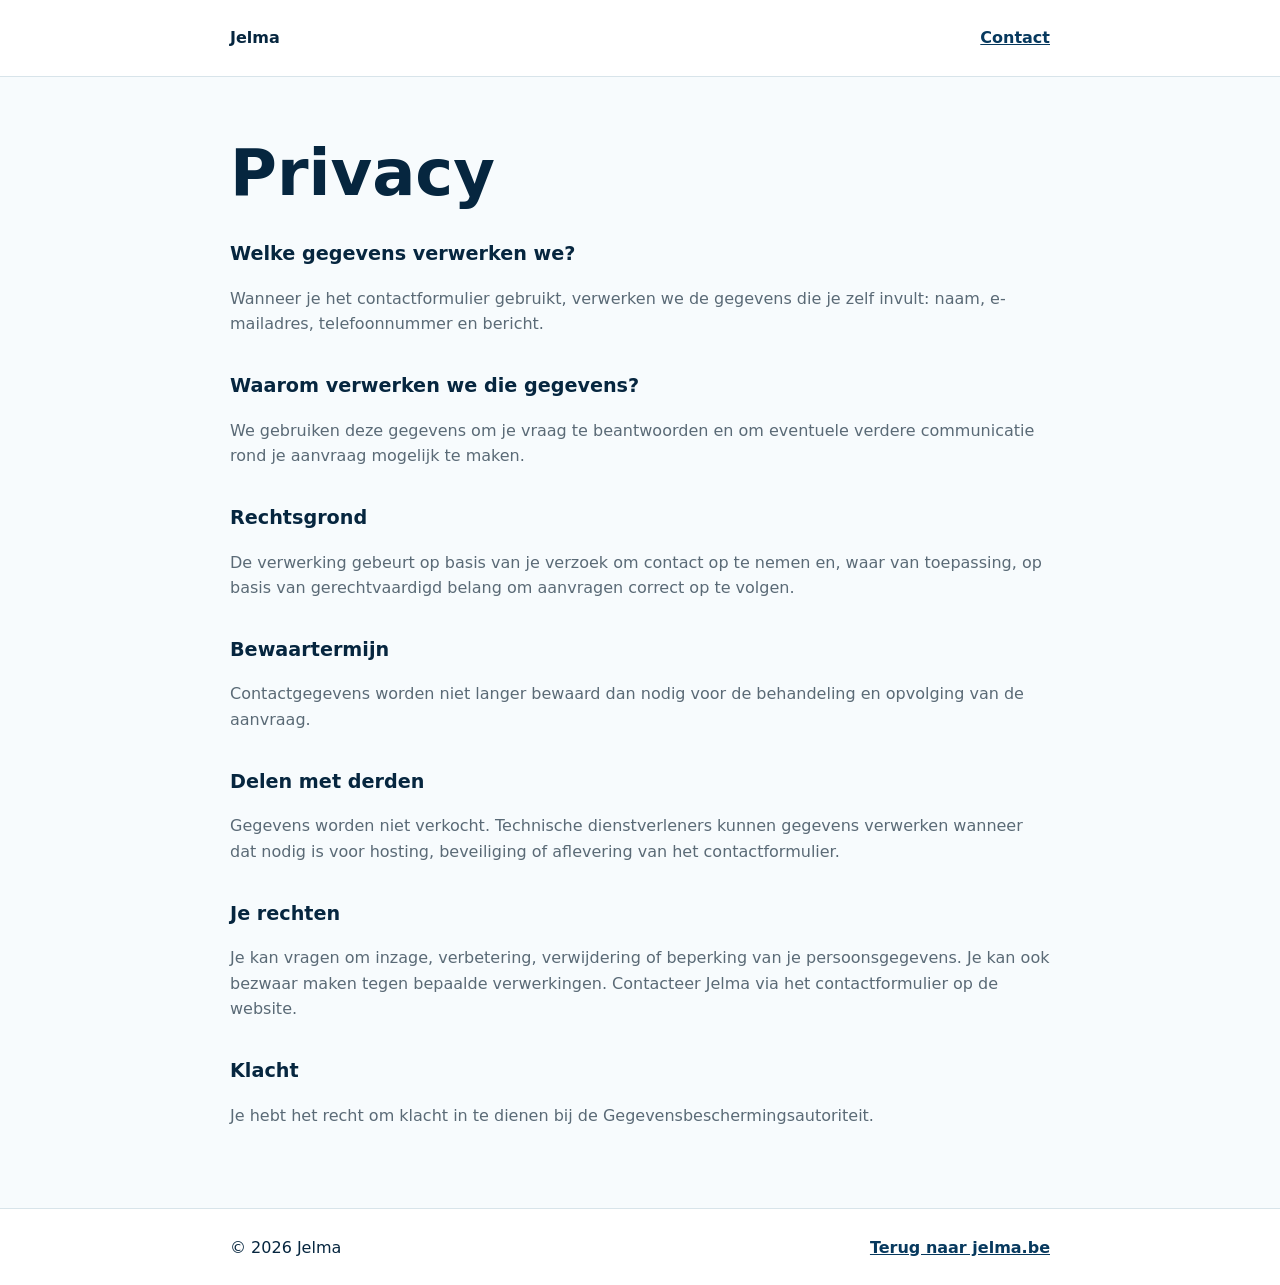
<file: privacy.html>
<!DOCTYPE html>
<html lang="nl">
<head>
  <meta charset="utf-8">
  <meta name="viewport" content="width=device-width, initial-scale=1">
  <meta name="description" content="Privacyverklaring voor jelma.be.">
  <link rel="canonical" href="https://jelma.be/privacy.html" />
  <link rel="alternate" hreflang="nl-BE" href="https://jelma.be/privacy.html" />
  <title>Privacy | Jelma</title>
  <link rel="icon" type="image/png" href="/favicon/favicon-96x96.png" sizes="96x96" />
  <link rel="icon" type="image/svg+xml" href="/favicon/favicon.svg" />
  <link rel="shortcut icon" href="/favicon/favicon.ico" />
  <link rel="apple-touch-icon" sizes="180x180" href="/favicon/apple-touch-icon.png" />
  <link rel="manifest" href="/favicon/site.webmanifest" />
  <link rel="stylesheet" href="legal.css">
</head>
<body>
  <header class="header">
    <div class="bar">
      <a class="brand" href="index.html">Jelma</a>
      <a href="index.html#contact">Contact</a>
    </div>
  </header>

  <main>
    <h1>Privacy</h1>
    <h2>Welke gegevens verwerken we?</h2>
    <p>Wanneer je het contactformulier gebruikt, verwerken we de gegevens die je zelf invult: naam, e-mailadres, telefoonnummer en bericht.</p>

    <h2>Waarom verwerken we die gegevens?</h2>
    <p>We gebruiken deze gegevens om je vraag te beantwoorden en om eventuele verdere communicatie rond je aanvraag mogelijk te maken.</p>

    <h2>Rechtsgrond</h2>
    <p>De verwerking gebeurt op basis van je verzoek om contact op te nemen en, waar van toepassing, op basis van gerechtvaardigd belang om aanvragen correct op te volgen.</p>

    <h2>Bewaartermijn</h2>
    <p>Contactgegevens worden niet langer bewaard dan nodig voor de behandeling en opvolging van de aanvraag.</p>

    <h2>Delen met derden</h2>
    <p>Gegevens worden niet verkocht. Technische dienstverleners kunnen gegevens verwerken wanneer dat nodig is voor hosting, beveiliging of aflevering van het contactformulier.</p>

    <h2>Je rechten</h2>
    <p>Je kan vragen om inzage, verbetering, verwijdering of beperking van je persoonsgegevens. Je kan ook bezwaar maken tegen bepaalde verwerkingen. Contacteer Jelma via het contactformulier op de website.</p>

    <h2>Klacht</h2>
    <p>Je hebt het recht om klacht in te dienen bij de Gegevensbeschermingsautoriteit.</p>
  </main>

  <footer class="footer">
    <div class="bar">
      <span>© 2026 Jelma</span>
      <a href="index.html">Terug naar jelma.be</a>
    </div>
  </footer>
</body>
</html>
</file>
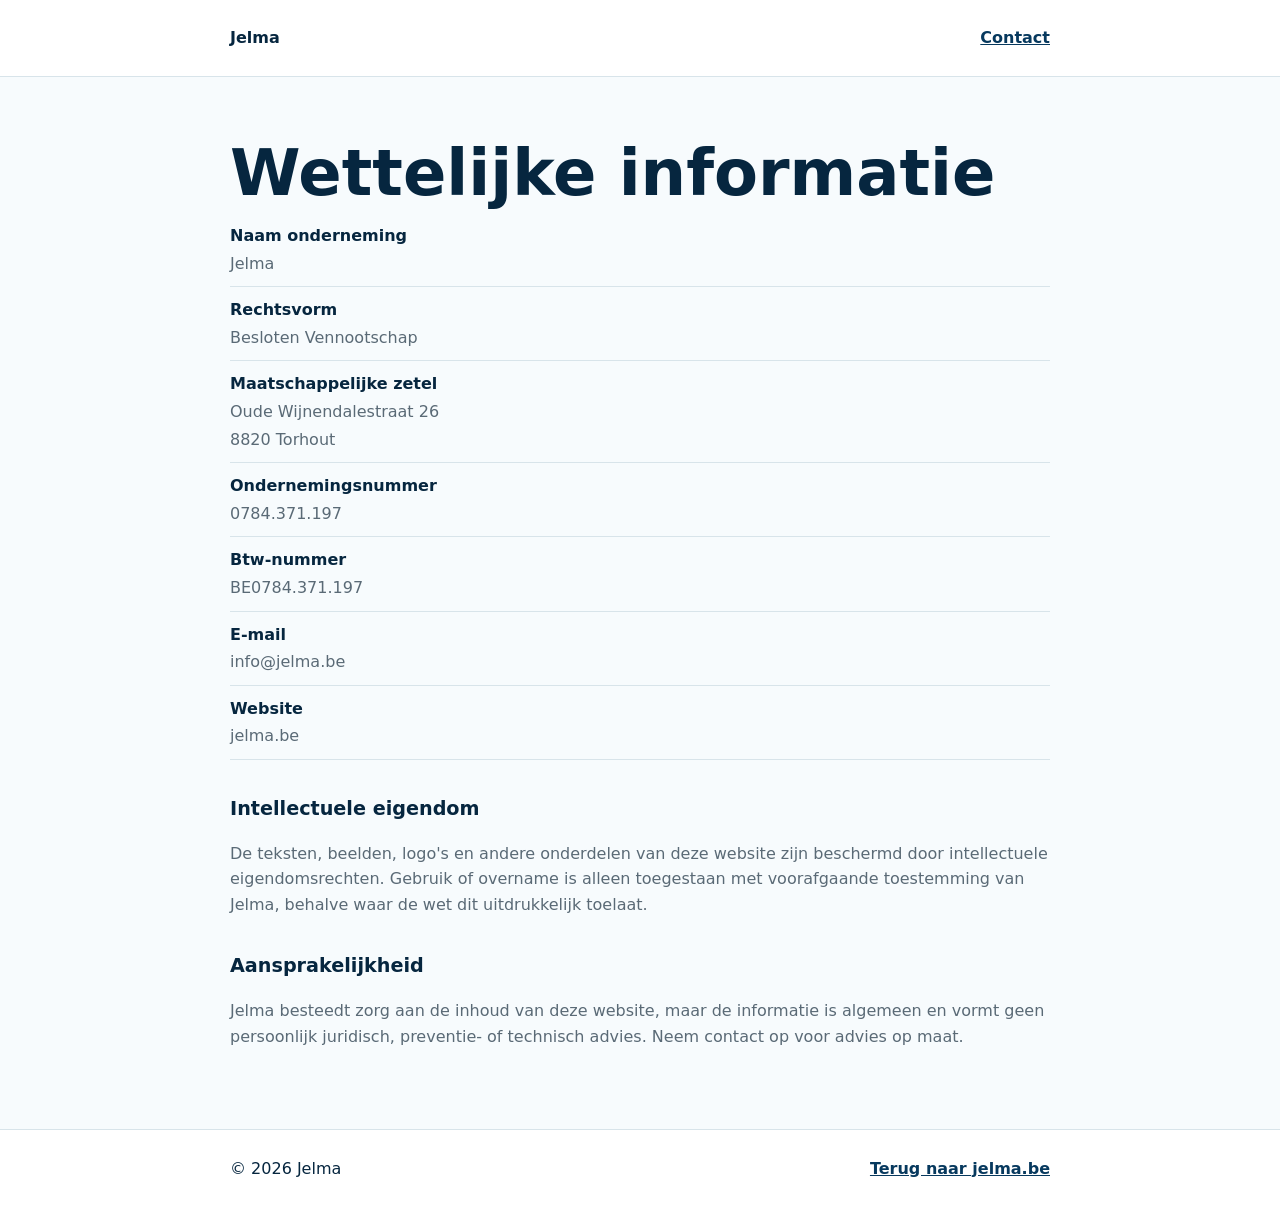
<file: wettelijke-informatie.html>
<!DOCTYPE html>
<html lang="nl">
<head>
  <meta charset="utf-8">
  <meta name="viewport" content="width=device-width, initial-scale=1">
  <meta name="description" content="Wettelijke informatie voor jelma.be.">
  <link rel="canonical" href="https://jelma.be/wettelijke-informatie.html" />
  <link rel="alternate" hreflang="nl-BE" href="https://jelma.be/wettelijke-informatie.html" />
  <title>Wettelijke informatie | Jelma</title>
  <link rel="icon" type="image/png" href="/favicon/favicon-96x96.png" sizes="96x96" />
  <link rel="icon" type="image/svg+xml" href="/favicon/favicon.svg" />
  <link rel="shortcut icon" href="/favicon/favicon.ico" />
  <link rel="apple-touch-icon" sizes="180x180" href="/favicon/apple-touch-icon.png" />
  <link rel="manifest" href="/favicon/site.webmanifest" />
  <link rel="stylesheet" href="legal.css">
  <style>
    dl {
      display: grid;
      gap: 10px;
      margin: 0;
    }

    div:has(> dt) {
      padding-bottom: 10px;
      border-bottom: 1px solid var(--line);
    }

    dt {
      font-weight: 900;
    }

    dd {
      margin: 2px 0 0;
      color: var(--muted);
    }
  </style>
</head>
<body>
  <header class="header">
    <div class="bar">
      <a class="brand" href="index.html">Jelma</a>
      <a href="index.html#contact">Contact</a>
    </div>
  </header>

  <main>
    <h1>Wettelijke informatie</h1>
    <dl>
      <div>
        <dt>Naam onderneming</dt>
        <dd>Jelma</dd>
      </div>
      <div>
        <dt>Rechtsvorm</dt>
        <dd>Besloten Vennootschap</dd>
      </div>
      <div>
        <dt>Maatschappelijke zetel</dt>
        <dd>Oude Wijnendalestraat 26</dd>
        <dd>8820 Torhout</dd>
      </div>
      <div>
        <dt>Ondernemingsnummer</dt>
        <dd>0784.371.197</dd>
      </div>
      <div>
        <dt>Btw-nummer</dt>
        <dd>BE0784.371.197</dd>
      </div>
      <div>
        <dt>E-mail</dt>
        <dd>info@jelma.be</dd>
      </div>
      <div>
        <dt>Website</dt>
        <dd>jelma.be</dd>
      </div>
    </dl>

    <h2>Intellectuele eigendom</h2>
    <p>De teksten, beelden, logo's en andere onderdelen van deze website zijn beschermd door intellectuele eigendomsrechten. Gebruik of overname is alleen toegestaan met voorafgaande toestemming van Jelma, behalve waar de wet dit uitdrukkelijk toelaat.</p>

    <h2>Aansprakelijkheid</h2>
    <p>Jelma besteedt zorg aan de inhoud van deze website, maar de informatie is algemeen en vormt geen persoonlijk juridisch, preventie- of technisch advies. Neem contact op voor advies op maat.</p>
  </main>

  <footer class="footer">
    <div class="bar">
      <span>© 2026 Jelma</span>
      <a href="index.html">Terug naar jelma.be</a>
    </div>
  </footer>
</body>
</html>
</file>
<file: styles.css>
:root {
    color-scheme: light dark;
    --blue-950: #06263f;
    --blue-900: #07395e;
    --blue-800: #0b4f7a;
    --blue-700: #116b9a;
    --teal-600: #1099a7;
    --green-500: #24c46a;
    --green-100: #dff8e9;
    --sky-100: #dff3fb;
    --ink: #102333;
    --muted: #5a6a76;
    --line: #d8e4ea;
    --paper: #f7fbfd;
    --white: #ffffff;
    --danger: #b42318;
    --success: #0f7b45;
    --shadow: 0 18px 55px rgba(6, 38, 63, 0.14);
}

@media (prefers-color-scheme: dark) {
    :root {
        --blue-950: #eef8ff;
        --blue-900: #bde9ff;
        --blue-800: #8fd7f4;
        --blue-700: #55bfdc;
        --teal-600: #3fd0dc;
        --green-500: #58df91;
        --green-100: #123f31;
        --sky-100: #12384d;
        --ink: #eef8ff;
        --muted: #abc0cc;
        --line: #254455;
        --paper: #071923;
        --white: #0d2532;
        --danger: #ff9c94;
        --success: #7ee2a8;
        --shadow: 0 18px 55px rgba(0, 0, 0, 0.34);
    }
}

* {
    box-sizing: border-box;
}

html {
    scroll-behavior: smooth;
}

body {
    margin: 0;
    color: var(--ink);
    background: var(--paper);
    font-family: Inter, ui-sans-serif, system-ui, -apple-system, BlinkMacSystemFont, "Segoe UI", sans-serif;
    line-height: 1.55;
}

a {
    color: inherit;
}

img {
    display: block;
    max-width: 100%;
}

button,
input,
select,
textarea {
    font: inherit;
}

.site-header {
    position: sticky;
    top: 0;
    z-index: 20;
    border-bottom: 1px solid rgba(216, 228, 234, 0.8);
    background: rgba(247, 251, 253, 0.92);
    backdrop-filter: blur(16px);
}

.nav {
    width: min(1120px, calc(100% - 32px));
    min-height: 76px;
    margin: 0 auto;
    display: flex;
    align-items: center;
    justify-content: space-between;
    gap: 24px;
}

.brand {
    display: inline-flex;
    align-items: center;
    gap: 12px;
    text-decoration: none;
}

.brand img {
    width: 152px;
    height: 102px;
    object-fit: contain;
}

.nav-links {
    display: flex;
    align-items: center;
    gap: 8px;
}

.nav-links a {
    padding: 10px 12px;
    border-radius: 8px;
    color: var(--blue-900);
    font-size: 0.94rem;
    font-weight: 700;
    text-decoration: none;
}

.nav-links a:hover,
.nav-links a:focus-visible {
    background: var(--sky-100);
    outline: none;
}

.page-section {
    width: min(1120px, calc(100% - 32px));
    margin: 0 auto;
}

.hero {
    position: relative;
    overflow: hidden;
    padding: 72px 0 54px;
    background: radial-gradient(circle at 16% 10%, rgba(36, 196, 106, 0.15), transparent 30%),
    linear-gradient(140deg, #f7fbfd 0%, #edf8fb 54%, #e7f7ef 100%);
}

@media (prefers-color-scheme: dark) {
    .hero {
        background: radial-gradient(circle at 16% 10%, rgba(88, 223, 145, 0.13), transparent 30%),
        linear-gradient(140deg, #071923 0%, #0a2532 54%, #0d3028 100%);
    }
}

.hero::before {
    content: "";
    position: absolute;
    inset: 0;
    background-image: linear-gradient(rgba(17, 107, 154, 0.08) 1px, transparent 1px),
    linear-gradient(90deg, rgba(17, 107, 154, 0.08) 1px, transparent 1px);
    background-size: 42px 42px;
    mask-image: linear-gradient(to bottom, black, transparent 80%);
    pointer-events: none;
}

.hero-grid {
    position: relative;
    display: grid;
    grid-template-columns: minmax(0, 1.04fr) minmax(340px, 0.68fr);
    gap: 48px;
    align-items: center;
}

.eyebrow {
    display: inline-flex;
    align-items: center;
    gap: 9px;
    margin: 0 0 18px;
    color: var(--blue-800);
    font-size: 0.78rem;
    font-weight: 800;
    letter-spacing: 0.08em;
    text-transform: uppercase;
}

.eyebrow::before {
    content: "";
    width: 32px;
    height: 3px;
    border-radius: 999px;
    background: linear-gradient(90deg, var(--green-500), var(--teal-600));
}

.hero-logo {
    width: min(320px, 72vw);
    height: auto;
    margin: 0 0 24px;
    filter: drop-shadow(0 14px 24px rgba(6, 38, 63, 0.12));
}

h1,
h2,
h3,
p {
    margin-top: 0;
}

h1 {
    max-width: 760px;
    margin-bottom: 20px;
    color: var(--blue-950);
    font-size: clamp(1.3rem, 2vw, 1.7rem);
    line-height: 1.3;
    letter-spacing: 0;
}

.display-title {
    max-width: 760px;
    margin-bottom: 12px;
    color: var(--blue-950);
    font-size: clamp(2.5rem, 6vw, 5.1rem);
    font-weight: 700;
    line-height: 0.98;
    letter-spacing: 0;
}

.lead {
    max-width: 670px;
    margin-bottom: 30px;
    color: var(--muted);
    font-size: clamp(1.08rem, 2vw, 1.3rem);
}

.profile-hero {
    position: relative;
    overflow: hidden;
    padding: 74px 0 60px;
    background: linear-gradient(140deg, #f7fbfd 0%, #edf8fb 58%, #eef9f2 100%);
}

@media (prefers-color-scheme: dark) {
    .profile-hero {
        background: linear-gradient(140deg, #071923 0%, #0a2532 58%, #0d3028 100%);
    }
}

.profile-hero::before {
    content: "";
    position: absolute;
    inset: 0;
    background-image: linear-gradient(rgba(17, 107, 154, 0.08) 1px, transparent 1px),
    linear-gradient(90deg, rgba(17, 107, 154, 0.08) 1px, transparent 1px);
    background-size: 42px 42px;
    mask-image: linear-gradient(to bottom, black, transparent 82%);
    pointer-events: none;
}

.profile-hero-grid {
    position: relative;
    display: grid;
    grid-template-columns: minmax(0, 1fr) minmax(280px, 360px);
    gap: 48px;
    align-items: center;
}

.profile-name {
    max-width: 760px;
    margin-bottom: 14px;
    color: var(--blue-950);
    font-size: clamp(2.9rem, 7vw, 5.4rem);
    font-weight: 700;
    line-height: 0.96;
    letter-spacing: 0;
}

.profile-subtitle {
    max-width: 760px;
    margin-bottom: 20px;
    color: var(--blue-950);
    font-size: clamp(1.3rem, 2vw, 1.7rem);
    font-weight: 800;
    line-height: 1.3;
    letter-spacing: 0;
}

.profile-aside {
    display: grid;
    gap: 16px;
    justify-items: stretch;
}

.profile-photo {
    width: 100%;
    height: auto;
    aspect-ratio: 1;
    border: 1px solid rgba(216, 228, 234, 0.9);
    border-radius: 8px;
    box-shadow: var(--shadow);
    object-fit: cover;
    object-position: center;
}

.profile-contact {
    justify-content: stretch;
}

.profile-contact li {
    flex: 1 1 150px;
}

.profile-contact a {
    justify-content: center;
    width: 100%;
    background: rgba(255, 255, 255, 0.84);
}

.profile-content-grid {
    display: grid;
    grid-template-columns: minmax(0, 1fr) minmax(280px, 0.6fr);
    gap: 42px;
    align-items: start;
}

.profile-content-grid h2 {
    margin-bottom: 16px;
    color: var(--blue-950);
    font-size: clamp(2rem, 4vw, 3rem);
    line-height: 1.07;
    letter-spacing: 0;
}

.profile-content-grid p {
    color: var(--muted);
    font-size: 1.04rem;
}

.profile-content-grid p:last-child {
    margin-bottom: 0;
}

.profile-facts {
    display: grid;
    gap: 12px;
}

.profile-facts article {
    padding: 18px;
    border: 1px solid var(--line);
    border-radius: 8px;
    background: var(--white);
    box-shadow: 0 12px 28px rgba(6, 38, 63, 0.06);
}

.profile-facts strong {
    display: block;
    margin-bottom: 4px;
    color: var(--blue-950);
    font-size: 1rem;
}

.profile-facts span {
    display: block;
    color: var(--muted);
    font-size: 0.95rem;
}

.profile-services-section {
    background: rgba(255, 255, 255, 0.42);
}

.profile-service-grid {
    display: grid;
    grid-template-columns: repeat(3, minmax(0, 1fr));
    gap: 18px;
}

.profile-service {
    min-height: 100%;
    padding: 22px;
    border: 1px solid var(--line);
    border-radius: 8px;
    background: var(--white);
    box-shadow: 0 12px 28px rgba(6, 38, 63, 0.06);
}

.profile-service h3 {
    margin-bottom: 8px;
    color: var(--blue-950);
    font-size: 1.12rem;
    line-height: 1.24;
}

.profile-service p {
    margin-bottom: 0;
    color: var(--muted);
}

.profile-cta {
    display: grid;
    grid-template-columns: minmax(0, 1fr) auto;
    gap: 32px;
    align-items: center;
}

.profile-cta h2 {
    margin-bottom: 14px;
    font-size: clamp(2rem, 4vw, 3rem);
    line-height: 1.08;
    letter-spacing: 0;
}

.profile-cta p {
    max-width: 720px;
    margin-bottom: 0;
    color: rgba(255, 255, 255, 0.76);
}

@media (prefers-color-scheme: dark) {
    .profile-contact a {
        background: rgba(13, 37, 50, 0.84);
    }

    .profile-services-section {
        background: rgba(13, 37, 50, 0.32);
    }
}

.hero-actions {
    display: flex;
    flex-wrap: wrap;
    gap: 12px;
    margin-bottom: 34px;
}

.button {
    display: inline-flex;
    align-items: center;
    justify-content: center;
    min-height: 46px;
    padding: 11px 18px;
    border: 1px solid transparent;
    border-radius: 8px;
    font-weight: 800;
    text-decoration: none;
    transition: transform 160ms ease, box-shadow 160ms ease, background 160ms ease;
}

.button:hover {
    transform: translateY(-1px);
}

.button-primary {
    background: var(--blue-900);
    color: var(--white);
    box-shadow: 0 12px 26px rgba(6, 38, 63, 0.18);
}

.button-secondary {
    border-color: var(--line);
    background: rgba(255, 255, 255, 0.76);
    color: var(--blue-900);
}

@media (prefers-color-scheme: dark) {
    .button-secondary {
        background: rgba(13, 37, 50, 0.82);
    }
}

.hero-points {
    display: grid;
    grid-template-columns: repeat(3, minmax(0, 1fr));
    gap: 12px;
    max-width: 780px;
}

.point {
    min-height: 94px;
    padding: 16px;
    border: 1px solid rgba(216, 228, 234, 0.85);
    border-radius: 8px;
    background: rgba(255, 255, 255, 0.72);
}

@media (prefers-color-scheme: dark) {
    .site-header {
        border-bottom-color: rgba(37, 68, 85, 0.86);
        background: rgba(7, 25, 35, 0.9);
    }

    .point {
        border-color: rgba(56, 90, 106, 0.86);
        background: rgba(13, 37, 50, 0.78);
    }
}

.point strong {
    display: block;
    margin-bottom: 4px;
    color: var(--blue-950);
}

.point span {
    color: var(--muted);
    font-size: 0.94rem;
}

.contact-panel {
    border: 1px solid rgba(216, 228, 234, 0.9);
    border-radius: 8px;
    background: var(--white);
    box-shadow: var(--shadow);
}

.contact-panel header {
    padding: 24px 24px 0;
}

.contact-panel h2 {
    margin-bottom: 7px;
    color: var(--blue-950);
    font-size: 1.36rem;
    line-height: 1.2;
}

.contact-panel p {
    margin-bottom: 0;
    color: var(--muted);
    font-size: 0.97rem;
}

.contact-form {
    display: grid;
    gap: 14px;
    padding: 22px 24px 24px;
}

.form-hint {
    margin: 0;
    color: var(--muted);
    font-size: 0.9rem;
}

.field {
    display: grid;
    gap: 6px;
}

.field label {
    color: var(--blue-950);
    font-size: 0.9rem;
    font-weight: 800;
}

.field input,
.field select,
.field textarea {
    width: 100%;
    border: 1px solid var(--line);
    border-radius: 8px;
    background: #fbfdfe;
    color: var(--ink);
    padding: 11px 12px;
    outline: none;
    transition: border-color 160ms ease, box-shadow 160ms ease, background 160ms ease;
}

@media (prefers-color-scheme: dark) {
    .field input,
    .field select,
    .field textarea {
        background: #0a202c;
    }
}

.field textarea {
    min-height: 126px;
    resize: vertical;
}

.field input:focus,
.field select:focus,
.field textarea:focus {
    border-color: var(--teal-600);
    background: var(--white);
    box-shadow: 0 0 0 4px rgba(16, 153, 167, 0.14);
}

.form-message {
    display: none;
    margin: 0;
    padding: 12px 14px;
    border-radius: 8px;
    font-size: 0.94rem;
    font-weight: 700;
}

.form-message.is-visible {
    display: block;
}

.form-message.success {
    background: #e8f7ef;
    color: var(--success);
}

.form-message.error {
    background: #fdebea;
    color: var(--danger);
}

@media (prefers-color-scheme: dark) {
    .form-message.success {
        background: #123f31;
    }

    .form-message.error {
        background: #431f1e;
    }
}

.form-message a {
    color: inherit;
    font-weight: 900;
}

.submit-button {
    width: 100%;
    min-height: 48px;
    border: 0;
    border-radius: 8px;
    background: linear-gradient(135deg, var(--blue-900), var(--teal-600));
    color: var(--white);
    cursor: pointer;
    font-weight: 900;
}

.submit-button:disabled {
    cursor: wait;
    opacity: 0.72;
}

.section {
    padding: 72px 0;
}

.section-header {
    max-width: 740px;
    margin-bottom: 34px;
}

.section-header h2 {
    margin-bottom: 12px;
    color: var(--blue-950);
    font-size: clamp(2rem, 4vw, 3rem);
    line-height: 1.06;
    letter-spacing: 0;
}

.section-header p {
    color: var(--muted);
    font-size: 1.08rem;
}

.expertise-grid {
    display: grid;
    grid-template-columns: repeat(2, minmax(0, 1fr));
    gap: 22px;
    align-items: start;
}

.expertise {
    display: grid;
    gap: 20px;
    padding: 28px;
    border: 1px solid var(--line);
    border-radius: 8px;
    background: var(--white);
    box-shadow: 0 16px 38px rgba(6, 38, 63, 0.08);
}

.expertise-top {
    display: flex;
    align-items: flex-start;
    gap: 16px;
}

.icon-box {
    flex: 0 0 auto;
    display: grid;
    place-items: center;
    width: 48px;
    height: 48px;
    border-radius: 8px;
    background: var(--green-100);
    color: var(--blue-900);
}

.expertise:nth-child(2) .icon-box {
    background: var(--sky-100);
}

.expertise h3 {
    margin-bottom: 6px;
    color: var(--blue-950);
    font-size: 1.32rem;
    line-height: 1.22;
}

.expertise p {
    margin-bottom: 0;
    color: var(--muted);
}

.service-list {
    display: grid;
    gap: 18px;
    padding: 0;
    margin: 0;
    list-style: none;
}

.service-list li {
    padding-top: 16px;
    border-top: 1px solid var(--line);
}

.service-list h4 {
    margin: 0 0 7px;
    color: var(--blue-950);
    font-size: 1rem;
    line-height: 1.25;
}

.service-list ul {
    display: grid;
    gap: 6px;
    padding-left: 1.1rem;
    color: var(--muted);
    font-size: 0.96rem;
    margin: 0;
}

.service-list ul li {
    padding-top: 0;
    border-top: 0;
}

.people-grid {
    display: grid;
    grid-template-columns: repeat(2, minmax(0, 1fr));
    gap: 22px;
}

.person {
    display: grid;
    gap: 14px;
    padding: 28px;
    border: 1px solid var(--line);
    border-radius: 8px;
    background: var(--white);
    box-shadow: 0 16px 38px rgba(6, 38, 63, 0.08);
}

.person-photo {
    width: 112px;
    aspect-ratio: 1;
    border-radius: 8px;
    object-fit: cover;
    object-position: center;
}

.person h3 {
    margin-bottom: 2px;
    color: var(--blue-950);
    font-size: 1.42rem;
    line-height: 1.15;
}

.person-role {
    margin-bottom: 0;
    color: var(--blue-800);
    font-weight: 900;
}

.person p {
    margin-bottom: 0;
    color: var(--muted);
}

.person-contact {
    display: flex;
    flex-wrap: wrap;
    gap: 10px;
    padding: 0;
    margin: 0;
    list-style: none;
}

.person-contact a {
    display: inline-flex;
    align-items: center;
    min-height: 38px;
    padding: 7px 10px;
    border: 1px solid var(--line);
    border-radius: 8px;
    background: #fbfdfe;
    color: var(--blue-900);
    font-size: 0.9rem;
    font-weight: 800;
    text-decoration: none;
}

.person-contact a:hover,
.person-contact a:focus-visible {
    border-color: var(--teal-600);
    outline: none;
}

.tags {
    display: flex;
    flex-wrap: wrap;
    gap: 8px;
    padding: 0;
    margin: 0;
    list-style: none;
}

.tags li {
    padding: 7px 10px;
    border: 1px solid var(--line);
    border-radius: 999px;
    background: #fbfdfe;
    color: var(--blue-900);
    font-size: 0.88rem;
    font-weight: 800;
}

@media (prefers-color-scheme: dark) {
    .person-contact a,
    .tags li {
        background: #0a202c;
    }
}

.why-band {
    background: var(--blue-950);
    color: var(--white);
}

@media (prefers-color-scheme: dark) {
    .why-band {
        background: #051018;
        color: #eef8ff;
    }
}

.why-grid {
    display: grid;
    grid-template-columns: 0.72fr 1fr;
    gap: 48px;
    align-items: start;
}

.why-grid h2 {
    margin-bottom: 16px;
    font-size: clamp(2rem, 4vw, 3rem);
    line-height: 1.08;
    letter-spacing: 0;
}

.why-grid p {
    color: rgba(255, 255, 255, 0.76);
}

.principles {
    display: grid;
    gap: 16px;
}

.principle {
    padding-bottom: 16px;
    border-bottom: 1px solid rgba(255, 255, 255, 0.18);
}

.principle:last-child {
    padding-bottom: 0;
    border-bottom: 0;
}

.principle h3 {
    margin-bottom: 5px;
    color: var(--white);
    font-size: 1.08rem;
}

.principle p {
    margin-bottom: 0;
}

@media (prefers-color-scheme: dark) {
    .principle h3 {
        color: #eef8ff;
    }
}

.site-footer {
    border-top: 1px solid var(--line);
    background: var(--white);
}

.footer-inner {
    width: min(1120px, calc(100% - 32px));
    min-height: 96px;
    margin: 0 auto;
    display: flex;
    align-items: center;
    justify-content: space-between;
    gap: 20px;
    color: var(--muted);
    font-size: 0.95rem;
}

.footer-inner strong {
    color: var(--blue-950);
}

.footer-links {
    display: flex;
    flex-wrap: wrap;
    align-items: center;
    justify-content: flex-end;
    gap: 12px;
}

.footer-links a {
    color: var(--blue-900);
    font-weight: 700;
    text-decoration: none;
}

.footer-links a:hover,
.footer-links a:focus-visible {
    text-decoration: underline;
    outline: none;
}

@media (max-width: 880px) {
    .nav {
        min-height: 52px;
        align-items: center;
        flex-direction: row;
        justify-content: center;
        gap: 0;
        padding: 8px 0;
    }

    .brand {
        display: none;
    }

    .nav-links {
        width: 100%;
        justify-content: space-between;
        gap: 4px;
    }

    .nav-links a {
        flex: 1 1 0;
        padding: 9px 8px;
        text-align: center;
    }

    .hero {
        padding: 50px 0 42px;
    }

    .hero-grid,
    .profile-hero-grid,
    .profile-content-grid,
    .profile-cta,
    .expertise-grid,
    .people-grid,
    .service-list,
    .why-grid {
        grid-template-columns: 1fr;
    }

    .profile-service-grid {
        grid-template-columns: repeat(2, minmax(0, 1fr));
    }

    .hero-points {
        grid-template-columns: 1fr;
    }

    .contact-panel {
        max-width: 560px;
    }

    .section {
        padding: 56px 0;
    }
}

@media (max-width: 560px) {
    .page-section,
    .nav,
    .footer-inner {
        width: min(100% - 24px, 1120px);
    }

    .display-title {
        font-size: clamp(2.35rem, 14vw, 3.25rem);
    }

    .profile-name {
        font-size: clamp(2.5rem, 14vw, 3.35rem);
    }

    h1 {
        font-size: clamp(1.15rem, 4vw, 1.4rem);
    }

    .profile-service-grid {
        grid-template-columns: 1fr;
    }

    .hero-actions,
    .button {
        width: 100%;
    }

    .contact-panel header,
    .contact-form,
    .expertise,
    .profile-facts article,
    .profile-service,
    .person {
        padding-left: 18px;
        padding-right: 18px;
    }

    .expertise-top {
        display: grid;
    }

    .footer-inner {
        align-items: flex-start;
        flex-direction: column;
        justify-content: center;
        padding: 24px 0;
    }

    .footer-links {
        justify-content: flex-start;
    }
}
</file>
<file: legal.css>
:root {
  color-scheme: light dark;
  --blue-950: #06263f;
  --blue-900: #07395e;
  --muted: #5a6a76;
  --line: #d8e4ea;
  --paper: #f7fbfd;
  --white: #ffffff;
}

@media (prefers-color-scheme: dark) {
  :root {
    --blue-950: #eef8ff;
    --blue-900: #bde9ff;
    --muted: #abc0cc;
    --line: #254455;
    --paper: #071923;
    --white: #0d2532;
  }
}

* {
  box-sizing: border-box;
}

body {
  margin: 0;
  color: var(--blue-950);
  background: var(--paper);
  font-family: Inter, ui-sans-serif, system-ui, -apple-system, BlinkMacSystemFont, "Segoe UI", sans-serif;
  line-height: 1.6;
}

a {
  color: var(--blue-900);
  font-weight: 700;
}

.header,
.footer {
  background: var(--white);
  border-bottom: 1px solid var(--line);
}

.footer {
  border-top: 1px solid var(--line);
  border-bottom: 0;
}

.bar,
main {
  width: min(820px, calc(100% - 32px));
  margin: 0 auto;
}

.bar {
  min-height: 76px;
  display: flex;
  align-items: center;
  justify-content: space-between;
  gap: 20px;
}

.brand {
  color: var(--blue-950);
  font-weight: 900;
  text-decoration: none;
}

main {
  padding: 64px 0;
}

h1 {
  margin: 0 0 18px;
  font-size: clamp(2.2rem, 7vw, 4rem);
  line-height: 1;
}

h2 {
  margin: 34px 0 10px;
  font-size: 1.2rem;
}

p,
li {
  color: var(--muted);
}

.notice {
  padding: 16px;
  border: 1px solid var(--line);
  border-radius: 8px;
  background: var(--white);
  color: var(--muted);
}
</file>
